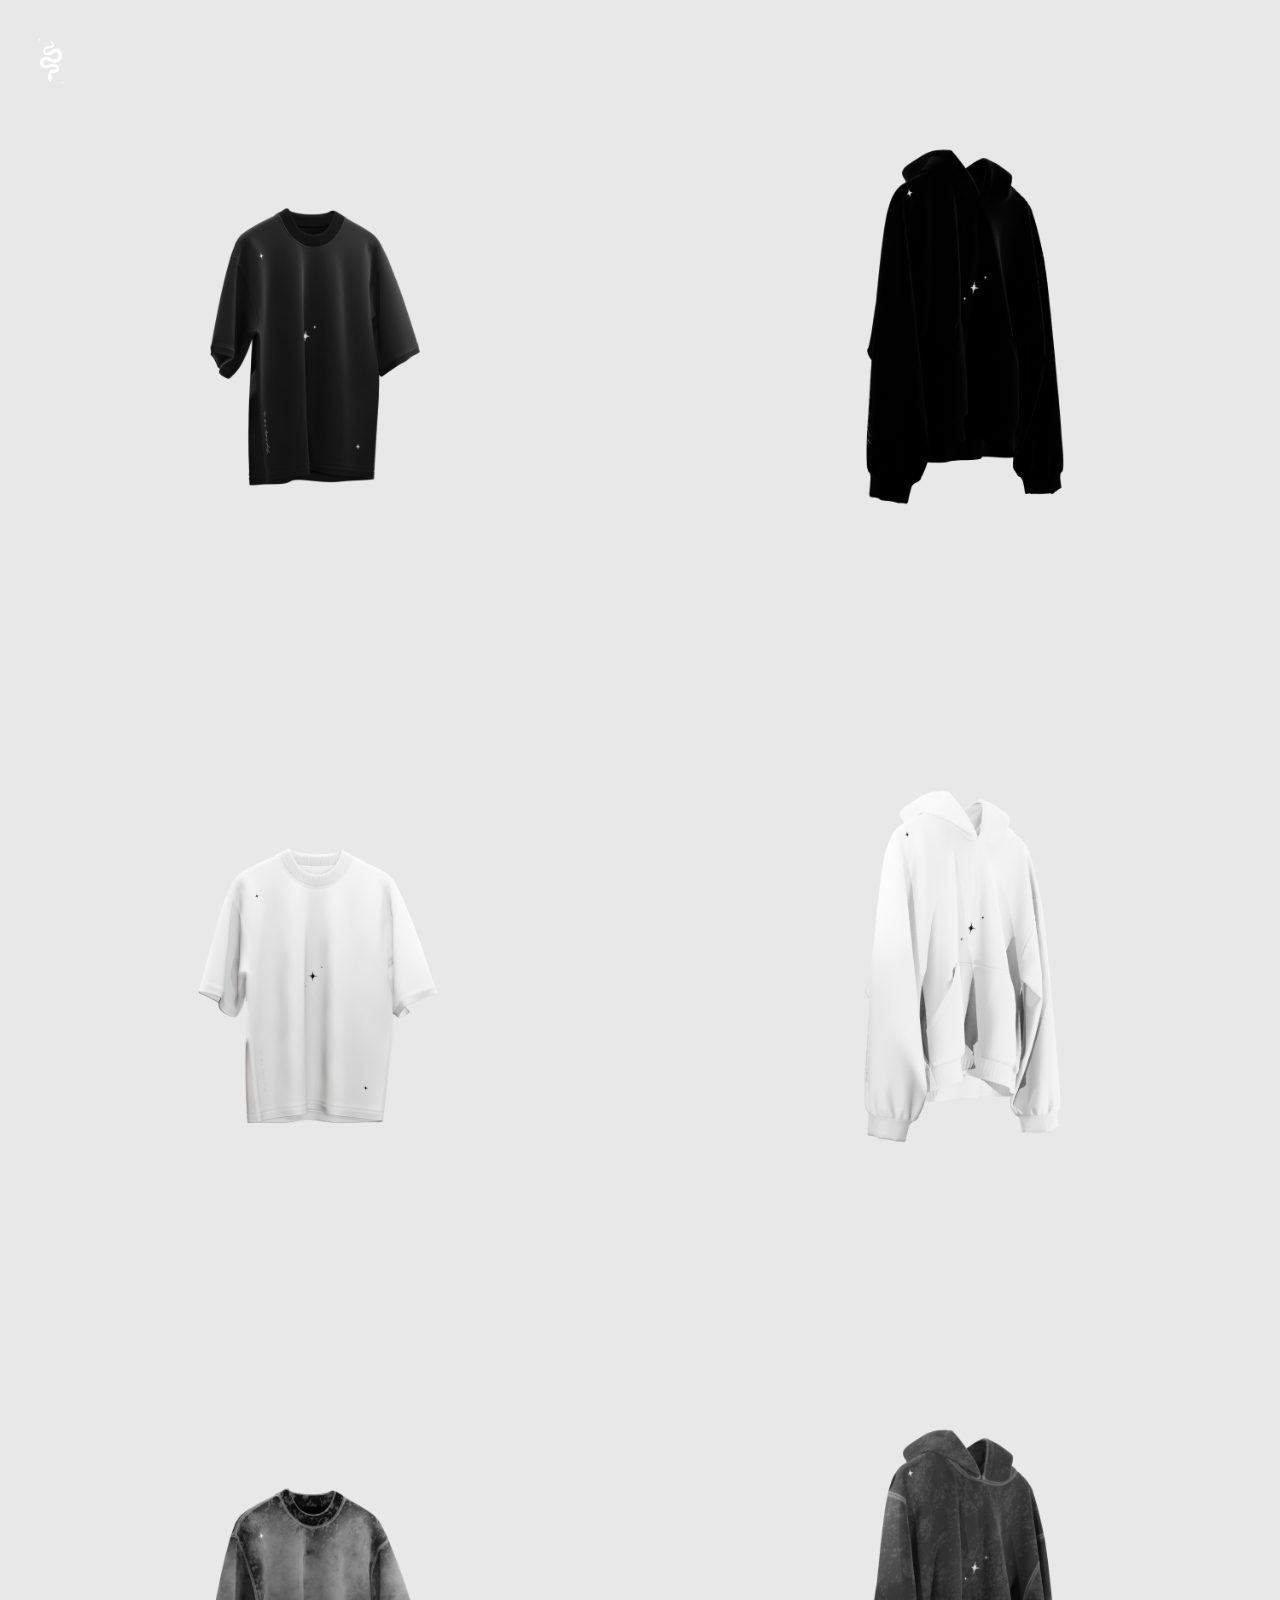
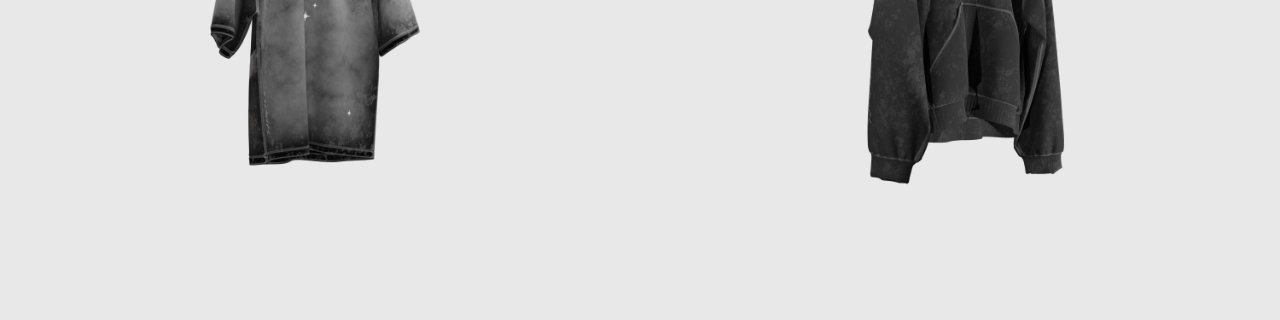
<file: catalogue_page.html>
<!DOCTYPE html>
<html lang="en">
  <head>
 
    <link rel="stylesheet" href="catalogue_page.css"/>
    <title>Catalgoue</title>
    <link rel="icon" href="snakeinvictusclear.png">

  </head>

  <body>

    <div style="position:sticky;top:0;z-index:10">
      <div style="position:absolute;top:0;background:none;background-image:none; padding: none;margin: none;">
         <a href="index.html"> <img style="padding-left:3%; padding-top:3%; position:relative;background-color:none;width:2%" src="MEDIA/snakeinvictusclear.png"> </a>
       </div>
     </div>
     
<div class="containerleft">

  <a href="https://seishisw.com/products/invictus-project-tee?variant=49907232669998">
    <div class="block1">
  <img class="PHOTO1" src="MEDIA/blackfront2.png">
  <img class="PHOTO2" src="MEDIA/blackbackt2.png">

    </div>
  </a>


  <a href="https://seishisw.com/products/invictus-project-tee?variant=49907232637230">
    <div class="block1">
      <img class="PHOTO1" src="MEDIA/whiteteefront.png">
      <img class="PHOTO2" src="MEDIA/whitebackt2.png">
    </div>
  </a>

    <a href="https://seishisw.com/products/invictus-project-tee?variant=49907232702766">
    <div class="block1">
      <img class="PHOTO1" src="MEDIA/acidteefront2.png">
      <img class="PHOTO2" src="MEDIA/acidbackt2.png">
    </div>
  </a>


</div>
<div class="containerright">

  <a href="https://seishisw.com/products/invictus-project-hoodie?variant=49907237486894">
  <div class="block1">
    <img class="PHOTO1" src="MEDIA/blackhoodiefront.png">
    <img class="PHOTO2" src="MEDIA/blackhoodieback.png">
  </div>
</a>

<a href="https://seishisw.com/products/invictus-project-hoodie?variant=49907237454126">
  <div class="block1">
    <img class="PHOTO1" src="MEDIA/whitehoodiefront.png">
    <img class="PHOTO2" src="MEDIA/whitehoodieback.png">
  </div>
</a>

<a href="https://seishisw.com/products/invictus-project-hoodie?variant=49907237519662">
  <div class="block1">
    <img class="PHOTO1" src="MEDIA/acidwashoodiefront.png">
    <img class="PHOTO2" src="MEDIA/acidhoodieback.png">
  </div>
</a>

</div>

  </body>
  </html
</file>
<file: catalogue_page.css>
body{
  
  margin:0;
  padding:0;
  background:rgb(232, 232, 232);
}

.containerleft{
width:50vw;
float:left;
height:100vh;
display: inline;
position: absolute;
overflow:none;
background:rgb(232, 232, 232);
}


.containerright{
  width:50vw;
  float:right;
  height:100vh;
  display: inline;
  position: relative;
  overflow:none;
  background:rgb(232, 232, 232);
  }

.expand1:hover{
  transform:scale(110%);
}

.expand1{
  width:100%;
}

.image-hover {
  width: 100vw; /* Specify the width */
  height: 200px; /* Specify the height */
  position:relative;
  background-image: url('https://www.dropbox.com/scl/fi/88pak2cjivrfzyv59474c/acidwashoodiefront.png?rlkey=wvvsuzmwhimz7jbqj2aaoir6n&st=y7pes1ir&raw=1'); /* Initial background image */
  background-size: cover; /* Cover the entire area of the element */
  transition: background-image 0.5s ease-in-out; /* Smooth transition */
}

.image-hover:hover {
  background-image: url('https://www.dropbox.com/scl/fi/ygs4yyx0gd6fsrjejbymo/blackhoodiefront.png?rlkey=dys5bkndbk7yg9ft1zkhlrjik&st=v2ube1lu&raw=1'); /* Change on hover */
}


.PHOTO1{
display:block;
width:100%;

}

.PHOTO2{
display:none;
width:100%
}

.block1:hover{
.PHOTO1{
  display:none;
}
.PHOTO2{
  display:block;
}
}
</file>
